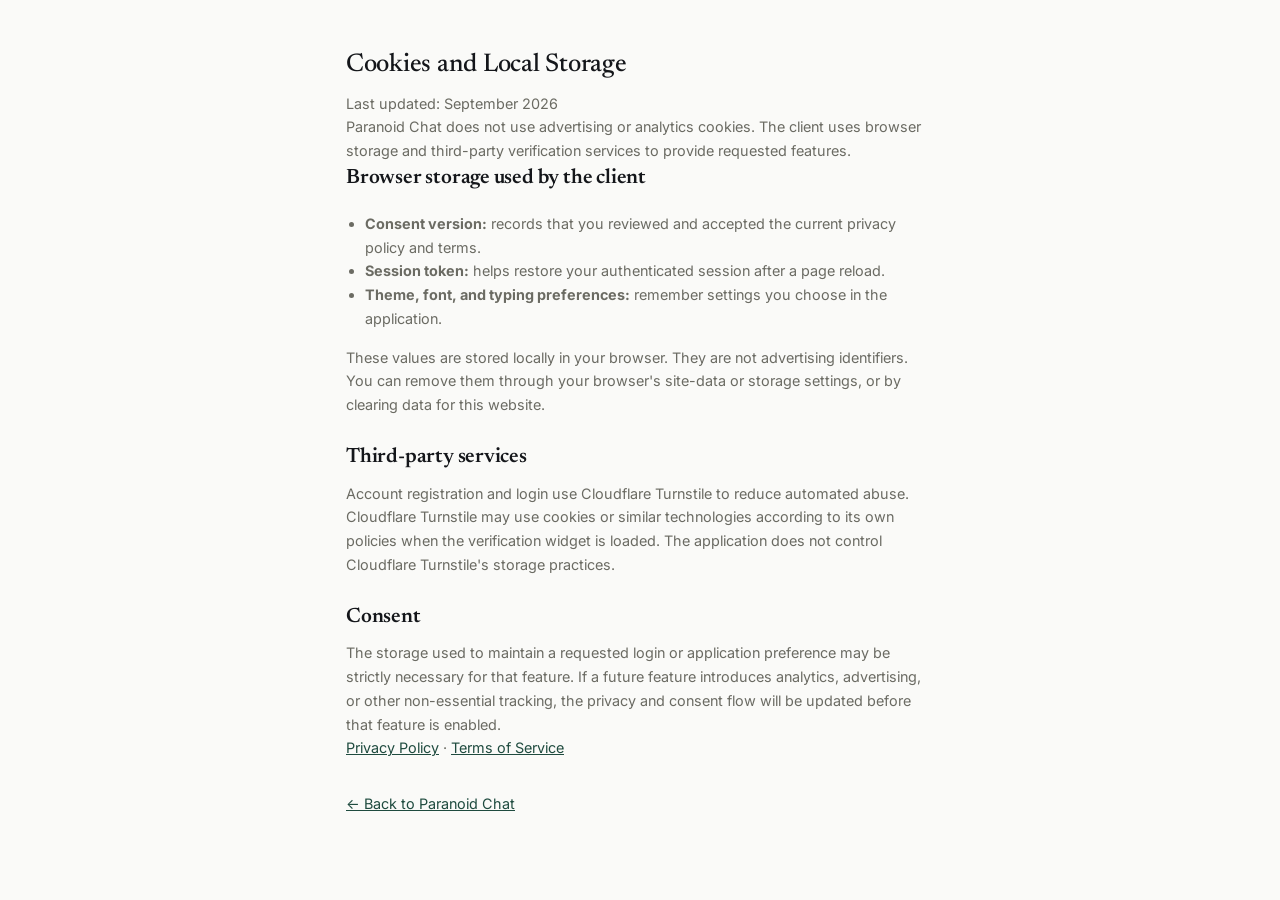
<file: cookies.html>
<!DOCTYPE html>
<html lang="en">
<head>
<meta charset="UTF-8">
<meta name="viewport" content="width=device-width, initial-scale=1.0">
<title>Cookies and Local Storage — Paranoid Chat</title>
<link rel="icon" href="/favicon.ico" sizes="any">
<link rel="icon" type="image/png" sizes="16x16" href="/favicon-16x16.png">
<link rel="icon" type="image/png" sizes="32x32" href="/favicon-32x32.png">
<link rel="apple-touch-icon" sizes="180x180" href="/apple-touch-icon.png">
<link rel="manifest" href="/site.webmanifest">
<meta name="description" content="See how Paranoid Chat uses browser storage, session cookies, preferences, and Cloudflare Turnstile verification.">
<link rel="canonical" href="https://chatz.cc.cd/cookies">
<meta name="robots" content="index,follow">
<meta property="og:title" content="Cookies and Local Storage — Paranoid Chat">
<meta property="og:description" content="See how Paranoid Chat uses browser storage, session cookies, preferences, and Cloudflare Turnstile verification.">
<meta property="og:type" content="article">
<meta property="og:url" content="https://chatz.cc.cd/cookies">
<meta property="og:image" content="https://chatz.cc.cd/og-image.png">
<meta property="og:image:alt" content="Paranoid Chat — private rooms and simple conversations.">
<meta name="twitter:card" content="summary_large_image">
<meta name="twitter:title" content="Cookies and Local Storage — Paranoid Chat">
<meta name="twitter:description" content="See how Paranoid Chat uses browser storage, session cookies, preferences, and Cloudflare Turnstile verification.">
<meta name="twitter:image" content="https://chatz.cc.cd/og-image.png">
<link rel="stylesheet" href="style.css">
</head>
<body>
  <div id="legal-view">
    <h1>Cookies and Local Storage</h1>
    <p class="hint">Last updated: September 2026</p>
    <p>Paranoid Chat does not use advertising or analytics cookies. The client uses browser storage and third-party verification services to provide requested features.</p>
    <h2>Browser storage used by the client</h2>
    <ul>
      <li><strong>Consent version:</strong> records that you reviewed and accepted the current privacy policy and terms.</li>
      <li><strong>Session token:</strong> helps restore your authenticated session after a page reload.</li>
      <li><strong>Theme, font, and typing preferences:</strong> remember settings you choose in the application.</li>
    </ul>
    <p>These values are stored locally in your browser. They are not advertising identifiers. You can remove them through your browser's site-data or storage settings, or by clearing data for this website.</p>
    <h2>Third-party services</h2>
    <p>Account registration and login use Cloudflare Turnstile to reduce automated abuse. Cloudflare Turnstile may use cookies or similar technologies according to its own policies when the verification widget is loaded. The application does not control Cloudflare Turnstile's storage practices.</p>
    <h2>Consent</h2>
    <p>The storage used to maintain a requested login or application preference may be strictly necessary for that feature. If a future feature introduces analytics, advertising, or other non-essential tracking, the privacy and consent flow will be updated before that feature is enabled.</p>
    <p><a href="/privacy">Privacy Policy</a> · <a href="/terms">Terms of Service</a></p>
    <p style="margin-top:2rem"><a href="/">&larr; Back to Paranoid Chat</a></p>
  </div>
</body>
</html>
</file>
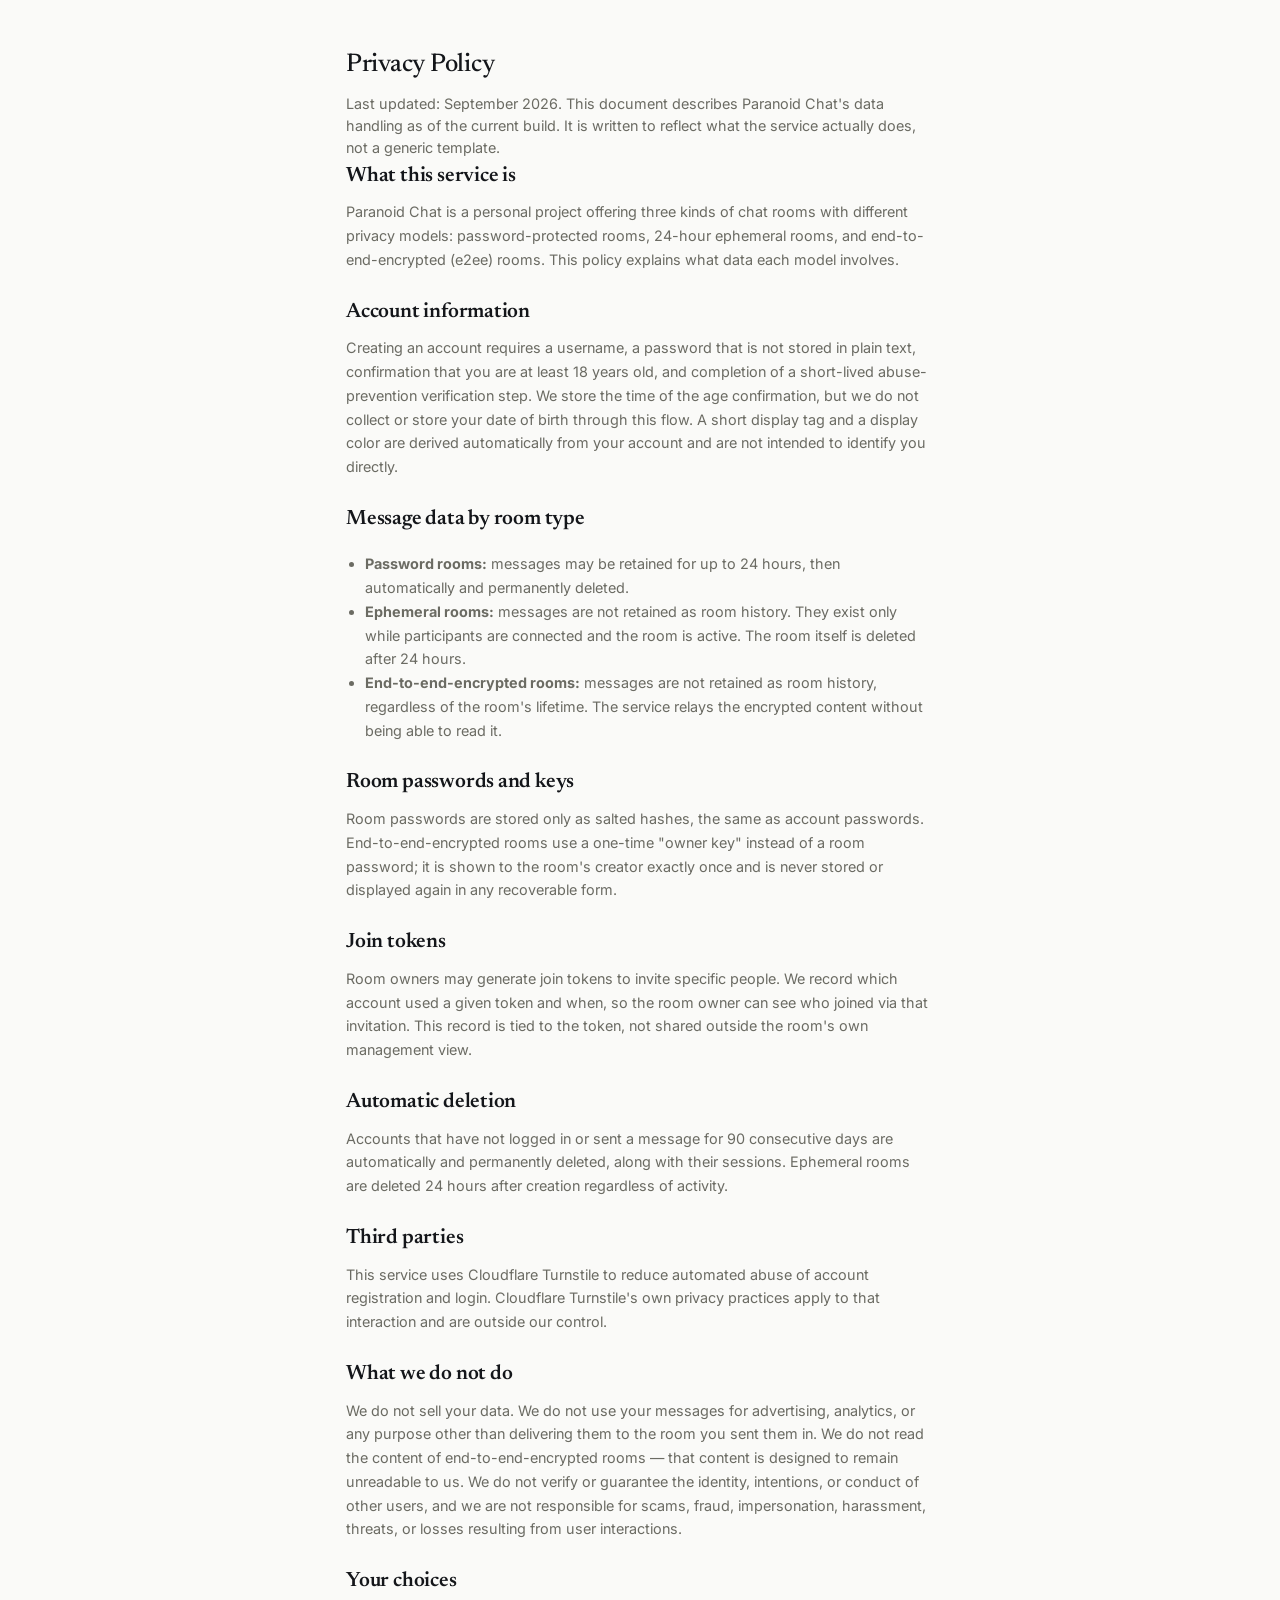
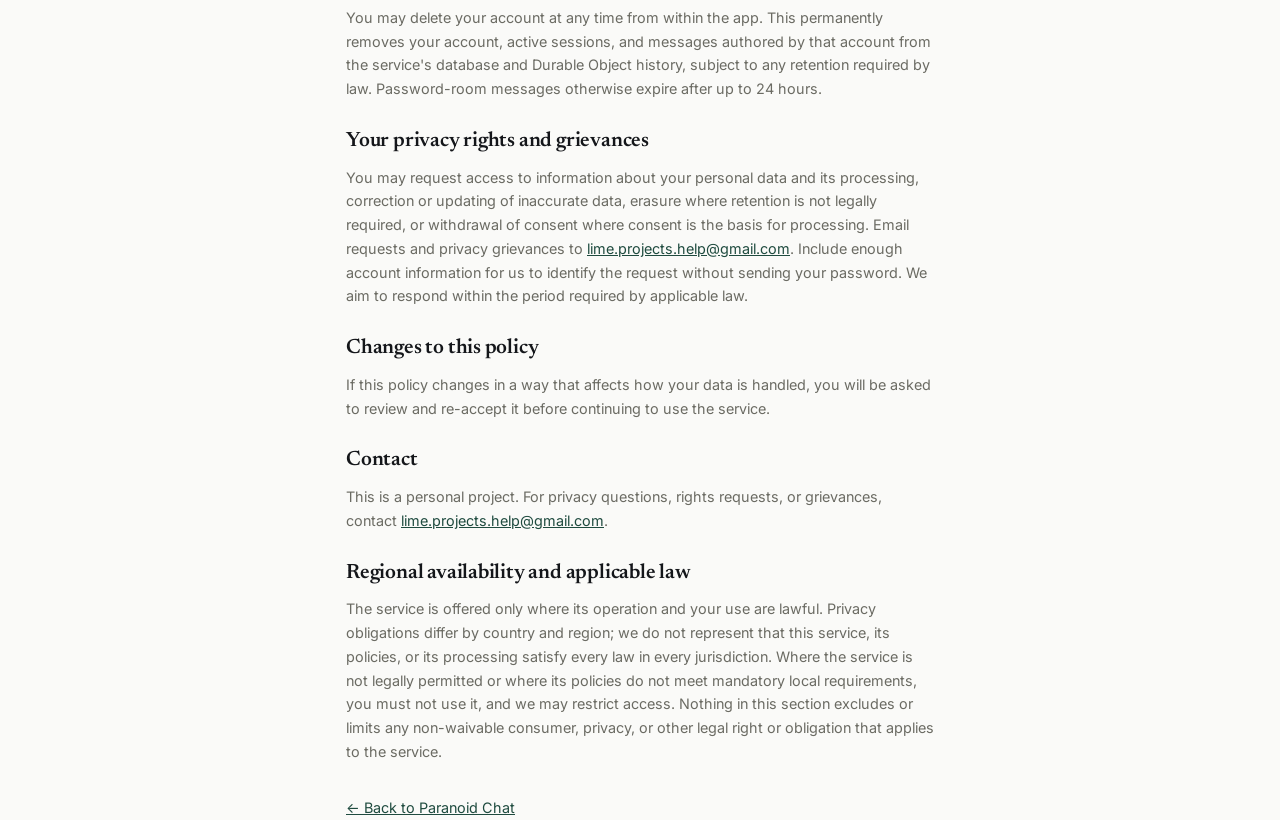
<file: privacy.html>
<!DOCTYPE html>
<html lang="en">
<head>
<meta charset="UTF-8">
<meta name="viewport" content="width=device-width, initial-scale=1.0">
<title>Privacy Policy — Paranoid Chat</title>
<link rel="icon" href="/favicon.ico" sizes="any">
<link rel="icon" type="image/png" sizes="16x16" href="/favicon-16x16.png">
<link rel="icon" type="image/png" sizes="32x32" href="/favicon-32x32.png">
<link rel="apple-touch-icon" sizes="180x180" href="/apple-touch-icon.png">
<link rel="manifest" href="/site.webmanifest">
<meta name="description" content="Learn what Paranoid Chat stores, how room data is handled, and how accounts and invitations are protected.">
<link rel="canonical" href="https://chatz.cc.cd/privacy">
<meta name="robots" content="index,follow">
<meta property="og:title" content="Privacy Policy — Paranoid Chat">
<meta property="og:description" content="Learn what Paranoid Chat stores, how room data is handled, and how accounts and invitations are protected.">
<meta property="og:type" content="article">
<meta property="og:url" content="https://chatz.cc.cd/privacy">
<meta property="og:image" content="https://chatz.cc.cd/og-image.png">
<meta property="og:image:alt" content="Paranoid Chat — private rooms and simple conversations.">
<meta name="twitter:card" content="summary_large_image">
<meta name="twitter:title" content="Privacy Policy — Paranoid Chat">
<meta name="twitter:description" content="Learn what Paranoid Chat stores, how room data is handled, and how accounts and invitations are protected.">
<meta name="twitter:image" content="https://chatz.cc.cd/og-image.png">
<script>
  (function () {
    try {
      var theme = localStorage.getItem("theme");
      var font = localStorage.getItem("font");
      if (theme && theme !== "default") document.documentElement.setAttribute("data-theme", theme);
      if (font && font !== "default") document.documentElement.setAttribute("data-font", font);
    } catch (e) {}
  })();
</script>
<link rel="stylesheet" href="style.css">
</head>
<body>
  <div id="legal-view">
    <h1>Privacy Policy</h1>
    <p class="hint">Last updated: September 2026. This document describes Paranoid Chat's data handling as of the current build. It is written to reflect what the service actually does, not a generic template.</p>

    <h2>What this service is</h2>
    <p>Paranoid Chat is a personal project offering three kinds of chat rooms with different privacy models: password-protected rooms, 24-hour ephemeral rooms, and end-to-end-encrypted (e2ee) rooms. This policy explains what data each model involves.</p>

    <h2>Account information</h2>
    <p>Creating an account requires a username, a password that is not stored in plain text, confirmation that you are at least 18 years old, and completion of a short-lived abuse-prevention verification step. We store the time of the age confirmation, but we do not collect or store your date of birth through this flow. A short display tag and a display color are derived automatically from your account and are not intended to identify you directly.</p>

    <h2>Message data by room type</h2>
    <ul>
      <li><strong>Password rooms:</strong> messages may be retained for up to 24 hours, then automatically and permanently deleted.</li>
      <li><strong>Ephemeral rooms:</strong> messages are not retained as room history. They exist only while participants are connected and the room is active. The room itself is deleted after 24 hours.</li>
      <li><strong>End-to-end-encrypted rooms:</strong> messages are not retained as room history, regardless of the room's lifetime. The service relays the encrypted content without being able to read it.</li>
    </ul>

    <h2>Room passwords and keys</h2>
    <p>Room passwords are stored only as salted hashes, the same as account passwords. End-to-end-encrypted rooms use a one-time "owner key" instead of a room password; it is shown to the room's creator exactly once and is never stored or displayed again in any recoverable form.</p>

    <h2>Join tokens</h2>
    <p>Room owners may generate join tokens to invite specific people. We record which account used a given token and when, so the room owner can see who joined via that invitation. This record is tied to the token, not shared outside the room's own management view.</p>

    <h2>Automatic deletion</h2>
    <p>Accounts that have not logged in or sent a message for 90 consecutive days are automatically and permanently deleted, along with their sessions. Ephemeral rooms are deleted 24 hours after creation regardless of activity.</p>

    <h2>Third parties</h2>
    <p>This service uses Cloudflare Turnstile to reduce automated abuse of account registration and login. Cloudflare Turnstile's own privacy practices apply to that interaction and are outside our control.</p>

    <h2>What we do not do</h2>
    <p>We do not sell your data. We do not use your messages for advertising, analytics, or any purpose other than delivering them to the room you sent them in. We do not read the content of end-to-end-encrypted rooms — that content is designed to remain unreadable to us. We do not verify or guarantee the identity, intentions, or conduct of other users, and we are not responsible for scams, fraud, impersonation, harassment, threats, or losses resulting from user interactions.</p>

    <h2>Your choices</h2>
    <p>You may delete your account at any time from within the app. This permanently removes your account, active sessions, and messages authored by that account from the service's database and Durable Object history, subject to any retention required by law. Password-room messages otherwise expire after up to 24 hours.</p>

    <h2>Your privacy rights and grievances</h2>
    <p>You may request access to information about your personal data and its processing, correction or updating of inaccurate data, erasure where retention is not legally required, or withdrawal of consent where consent is the basis for processing. Email requests and privacy grievances to <a href="mailto:lime.projects.help@gmail.com">lime.projects.help@gmail.com</a>. Include enough account information for us to identify the request without sending your password. We aim to respond within the period required by applicable law.</p>

    <h2>Changes to this policy</h2>
    <p>If this policy changes in a way that affects how your data is handled, you will be asked to review and re-accept it before continuing to use the service.</p>

    <h2>Contact</h2>
    <p>This is a personal project. For privacy questions, rights requests, or grievances, contact <a href="mailto:lime.projects.help@gmail.com">lime.projects.help@gmail.com</a>.</p>

    <h2>Regional availability and applicable law</h2>
    <p>The service is offered only where its operation and your use are lawful. Privacy obligations differ by country and region; we do not represent that this service, its policies, or its processing satisfy every law in every jurisdiction. Where the service is not legally permitted or where its policies do not meet mandatory local requirements, you must not use it, and we may restrict access. Nothing in this section excludes or limits any non-waivable consumer, privacy, or other legal right or obligation that applies to the service.</p>

    <p style="margin-top:2rem"><a href="/">&larr; Back to Paranoid Chat</a></p>
  </div>
</body>
</html>
</file>
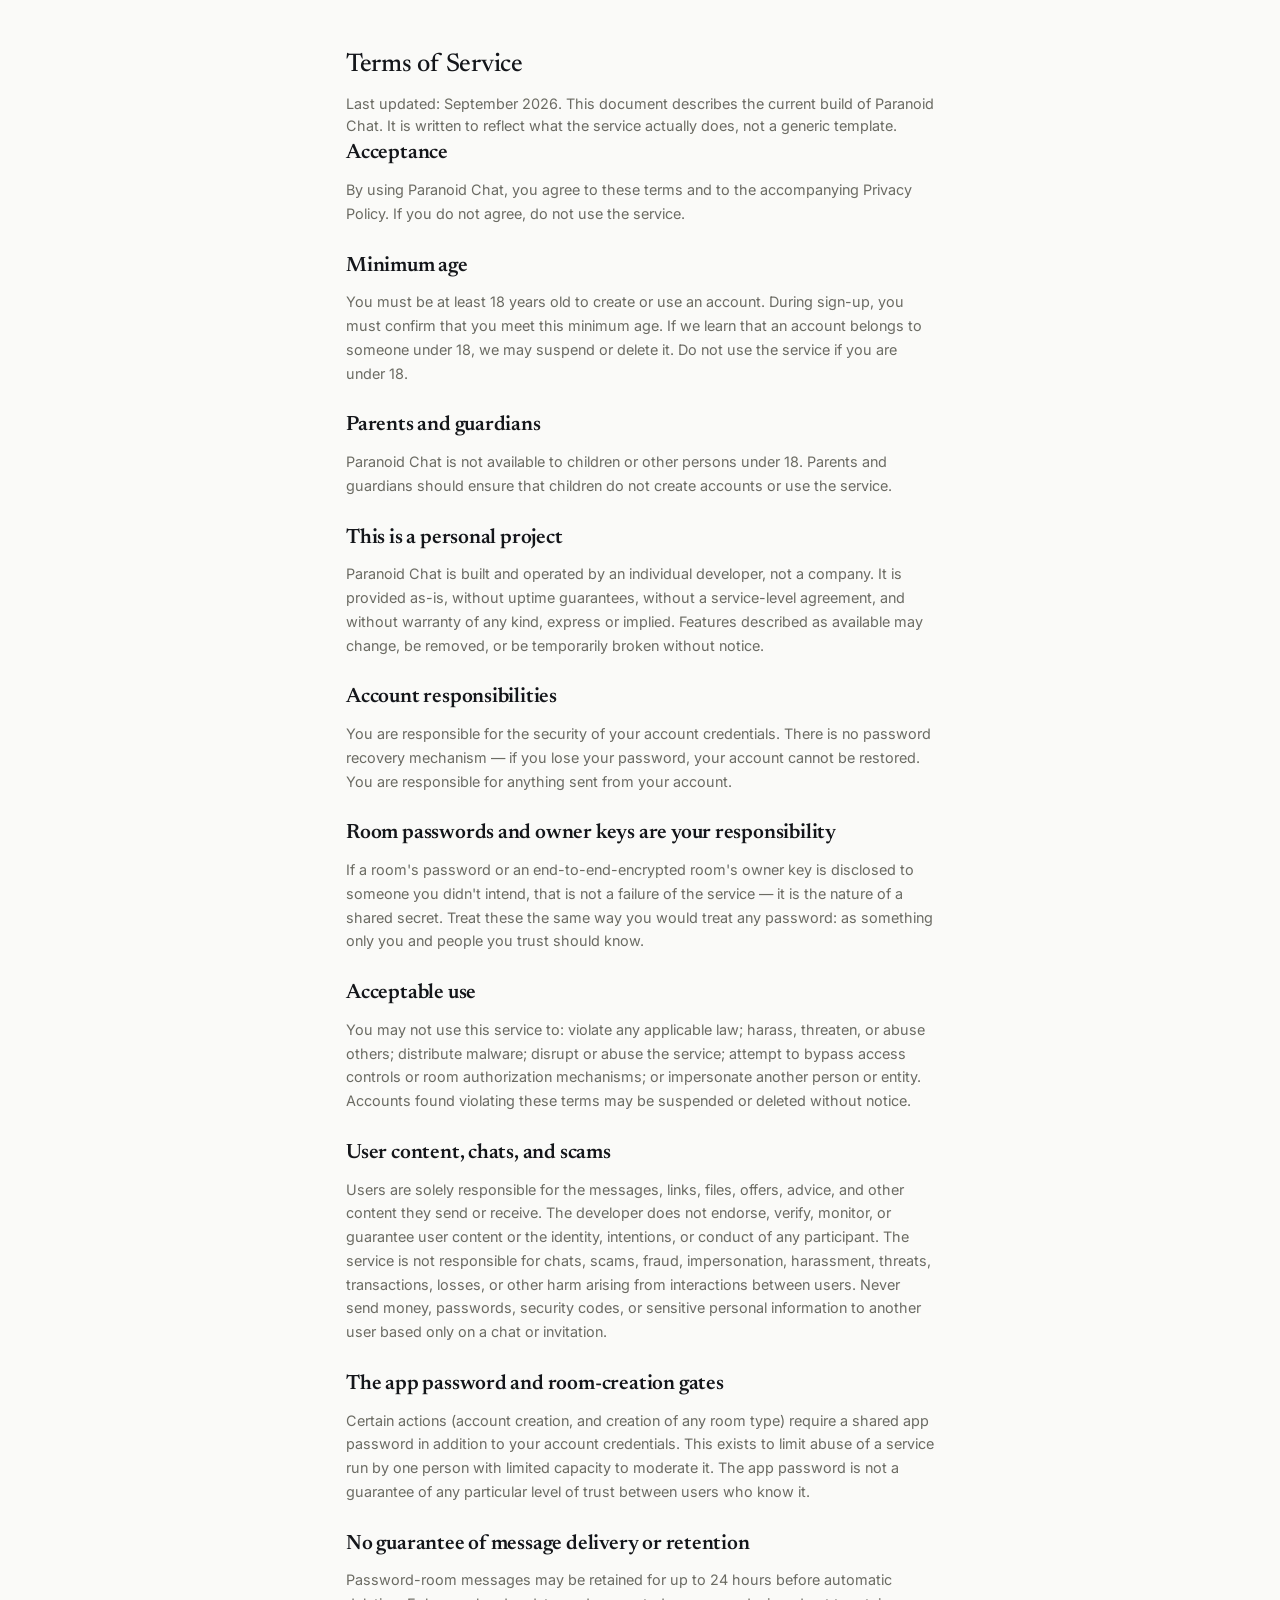
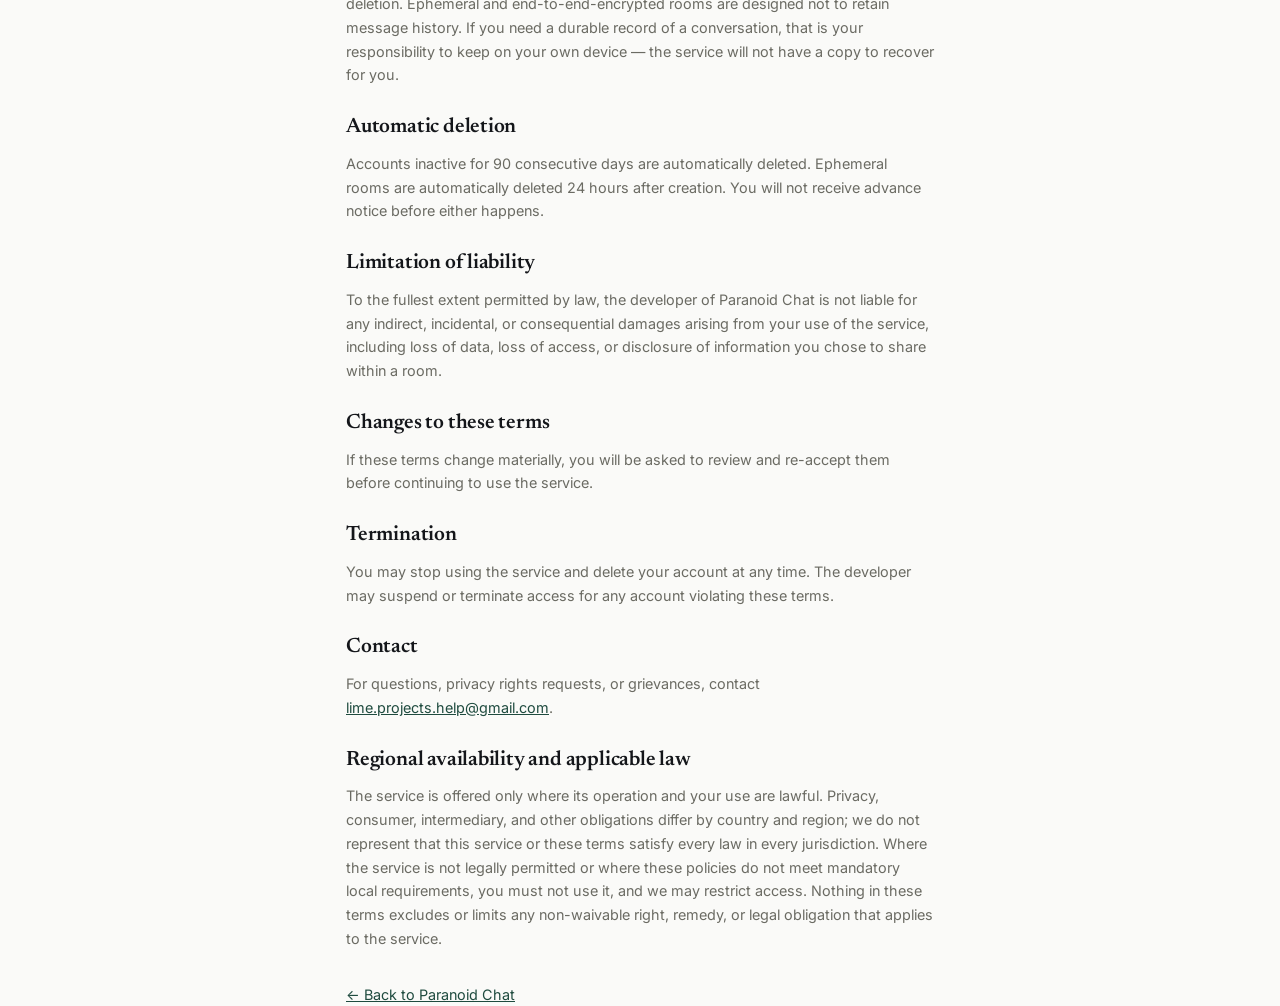
<file: terms.html>
<!DOCTYPE html>
<html lang="en">
<head>
<meta charset="UTF-8">
<meta name="viewport" content="width=device-width, initial-scale=1.0">
<title>Terms of Service — Paranoid Chat</title>
<link rel="icon" href="/favicon.ico" sizes="any">
<link rel="icon" type="image/png" sizes="16x16" href="/favicon-16x16.png">
<link rel="icon" type="image/png" sizes="32x32" href="/favicon-32x32.png">
<link rel="apple-touch-icon" sizes="180x180" href="/apple-touch-icon.png">
<link rel="manifest" href="/site.webmanifest">
<meta name="description" content="Read the terms governing use of Paranoid Chat, including account responsibilities, room access, and service limitations.">
<link rel="canonical" href="https://chatz.cc.cd/terms">
<meta name="robots" content="index,follow">
<meta property="og:title" content="Terms of Service — Paranoid Chat">
<meta property="og:description" content="Read the terms governing use of Paranoid Chat, including account responsibilities, room access, and service limitations.">
<meta property="og:type" content="article">
<meta property="og:url" content="https://chatz.cc.cd/terms">
<meta property="og:image" content="https://chatz.cc.cd/og-image.png">
<meta property="og:image:alt" content="Paranoid Chat — private rooms and simple conversations.">
<meta name="twitter:card" content="summary_large_image">
<meta name="twitter:title" content="Terms of Service — Paranoid Chat">
<meta name="twitter:description" content="Read the terms governing use of Paranoid Chat, including account responsibilities, room access, and service limitations.">
<meta name="twitter:image" content="https://chatz.cc.cd/og-image.png">
<script>
  (function () {
    try {
      var theme = localStorage.getItem("theme");
      var font = localStorage.getItem("font");
      if (theme && theme !== "default") document.documentElement.setAttribute("data-theme", theme);
      if (font && font !== "default") document.documentElement.setAttribute("data-font", font);
    } catch (e) {}
  })();
</script>
<link rel="stylesheet" href="style.css">
</head>
<body>
  <div id="legal-view">
    <h1>Terms of Service</h1>
    <p class="hint">Last updated: September 2026. This document describes the current build of Paranoid Chat. It is written to reflect what the service actually does, not a generic template.</p>

    <h2>Acceptance</h2>
    <p>By using Paranoid Chat, you agree to these terms and to the accompanying Privacy Policy. If you do not agree, do not use the service.</p>

    <h2>Minimum age</h2>
    <p>You must be at least 18 years old to create or use an account. During sign-up, you must confirm that you meet this minimum age. If we learn that an account belongs to someone under 18, we may suspend or delete it. Do not use the service if you are under 18.</p>

    <h2>Parents and guardians</h2>
    <p>Paranoid Chat is not available to children or other persons under 18. Parents and guardians should ensure that children do not create accounts or use the service.</p>

    <h2>This is a personal project</h2>
    <p>Paranoid Chat is built and operated by an individual developer, not a company. It is provided as-is, without uptime guarantees, without a service-level agreement, and without warranty of any kind, express or implied. Features described as available may change, be removed, or be temporarily broken without notice.</p>

    <h2>Account responsibilities</h2>
    <p>You are responsible for the security of your account credentials. There is no password recovery mechanism — if you lose your password, your account cannot be restored. You are responsible for anything sent from your account.</p>

    <h2>Room passwords and owner keys are your responsibility</h2>
    <p>If a room's password or an end-to-end-encrypted room's owner key is disclosed to someone you didn't intend, that is not a failure of the service — it is the nature of a shared secret. Treat these the same way you would treat any password: as something only you and people you trust should know.</p>

    <h2>Acceptable use</h2>
    <p>You may not use this service to: violate any applicable law; harass, threaten, or abuse others; distribute malware; disrupt or abuse the service; attempt to bypass access controls or room authorization mechanisms; or impersonate another person or entity. Accounts found violating these terms may be suspended or deleted without notice.</p>

    <h2>User content, chats, and scams</h2>
    <p>Users are solely responsible for the messages, links, files, offers, advice, and other content they send or receive. The developer does not endorse, verify, monitor, or guarantee user content or the identity, intentions, or conduct of any participant. The service is not responsible for chats, scams, fraud, impersonation, harassment, threats, transactions, losses, or other harm arising from interactions between users. Never send money, passwords, security codes, or sensitive personal information to another user based only on a chat or invitation.</p>

    <h2>The app password and room-creation gates</h2>
    <p>Certain actions (account creation, and creation of any room type) require a shared app password in addition to your account credentials. This exists to limit abuse of a service run by one person with limited capacity to moderate it. The app password is not a guarantee of any particular level of trust between users who know it.</p>

    <h2>No guarantee of message delivery or retention</h2>
    <p>Password-room messages may be retained for up to 24 hours before automatic deletion. Ephemeral and end-to-end-encrypted rooms are designed not to retain message history. If you need a durable record of a conversation, that is your responsibility to keep on your own device — the service will not have a copy to recover for you.</p>

    <h2>Automatic deletion</h2>
    <p>Accounts inactive for 90 consecutive days are automatically deleted. Ephemeral rooms are automatically deleted 24 hours after creation. You will not receive advance notice before either happens.</p>

    <h2>Limitation of liability</h2>
    <p>To the fullest extent permitted by law, the developer of Paranoid Chat is not liable for any indirect, incidental, or consequential damages arising from your use of the service, including loss of data, loss of access, or disclosure of information you chose to share within a room.</p>

    <h2>Changes to these terms</h2>
    <p>If these terms change materially, you will be asked to review and re-accept them before continuing to use the service.</p>

    <h2>Termination</h2>
    <p>You may stop using the service and delete your account at any time. The developer may suspend or terminate access for any account violating these terms.</p>

    <h2>Contact</h2>
    <p>For questions, privacy rights requests, or grievances, contact <a href="mailto:lime.projects.help@gmail.com">lime.projects.help@gmail.com</a>.</p>

    <h2>Regional availability and applicable law</h2>
    <p>The service is offered only where its operation and your use are lawful. Privacy, consumer, intermediary, and other obligations differ by country and region; we do not represent that this service or these terms satisfy every law in every jurisdiction. Where the service is not legally permitted or where these policies do not meet mandatory local requirements, you must not use it, and we may restrict access. Nothing in these terms excludes or limits any non-waivable right, remedy, or legal obligation that applies to the service.</p>

    <p style="margin-top:2rem"><a href="/">&larr; Back to Paranoid Chat</a></p>
  </div>
</body>
</html>
</file>
<file: style.css>
@import url('https://fonts.googleapis.com/css2?family=Handlee&family=IBM+Plex+Mono:wght@400;500;600&family=Inter:wght@400;500;600;700&family=Lobster&family=Newsreader:ital,opsz,wght@0,6..72,400;0,6..72,500;0,6..72,600;1,6..72,400&family=Source+Serif+4:opsz,wght@8..60,400;8..60,500;8..60,600&family=Space+Grotesk:wght@400;500;600;700&display=swap');

:root {
  --ink: #14161A;
  --paper: #FAFAF8;
  --paper-raised: #FFFFFF;
  --line: #DDD9D0;
  --line-strong: #C7C2B6;
  --muted: #6B6B63;
  --accent: #1F4B3F;
  --accent-hover: #16362D;
  --accent-tint: #EAF0EE;
  --signal: #8A3324;
  --signal-tint: #F7EDEA;

  --serif: 'Newsreader', ui-serif, Georgia, serif;
  --sans: 'Inter', -apple-system, BlinkMacSystemFont, 'Segoe UI', sans-serif;

  --radius-sm: 4px;
  --radius-md: 6px;
}

html[data-theme="dusk"] {
  --ink: #EDEBE4;
  --paper: #17181B;
  --paper-raised: #1F2124;
  --line: #33353A;
  --line-strong: #45484E;
  --muted: #9B9A93;
  --accent: #4F9A82;
  --accent-hover: #6BB49C;
  --accent-tint: #1E2D28;
  --signal: #C2685A;
  --signal-tint: #2E2020;
}

html[data-theme="ledger"] {
  --ink: #2A2114;
  --paper: #F4EEDD;
  --paper-raised: #FBF7EC;
  --line: #DFD3B4;
  --line-strong: #CBBB8F;
  --muted: #7A6A4C;
  --accent: #7A4A24;
  --accent-hover: #603A1B;
  --accent-tint: #ECE0C6;
  --signal: #8A3324;
  --signal-tint: #F0DFCF;
}


html[data-font="mono"] {
  --serif: ui-monospace, 'IBM Plex Mono', 'SF Mono', Menlo, monospace;
  --sans: 'IBM Plex Mono', ui-monospace, 'SF Mono', Menlo, monospace;
}

html[data-font="classic-serif"] {
  --serif: 'Source Serif 4', ui-serif, Georgia, serif;
  --sans: 'Source Serif 4', ui-serif, Georgia, serif;
}

html[data-font="grotesk"] {
  --serif: 'Space Grotesk', -apple-system, sans-serif;
  --sans: 'Space Grotesk', -apple-system, sans-serif;
}

html[data-font="lobster"] {
  --serif: 'Lobster', cursive;
  --sans: 'Lobster', cursive;
}

html[data-font="handlee"] {
  --serif: 'Handlee', cursive;
  --sans: 'Handlee', cursive;
}

* { box-sizing: border-box; }

html, body { height: 100%; }

body {
  font-family: var(--sans);
  font-size: 15px;
  line-height: 1.5;
  max-width: 620px;
  margin: 0 auto;
  padding: 1.25rem 1rem;
  background: var(--paper);
  color: var(--ink);
  -webkit-font-smoothing: antialiased;
}

h1, h2, h3 { margin: 0 0 0.4rem 0; font-weight: 600; letter-spacing: -0.01em; }

h1 { font-family: var(--serif); font-size: 1.6rem; font-weight: 500; }
h2 { font-size: 1.1rem; }
h3 { font-size: 0.95rem; color: var(--muted); text-transform: none; }

p { margin: 0; }

.numeric, .account-tag, .code-value {
  font-family: var(--serif);
  font-feature-settings: 'tnum' 1, 'lnum' 1;
  font-variant-numeric: tabular-nums lining-nums;
}

::selection { background: var(--accent); color: var(--paper); }
::placeholder { color: #A6A196; }
:focus-visible {
  outline: 2px solid var(--accent);
  outline-offset: 2px;
}
input:focus-visible { outline-offset: 0; }
::-webkit-scrollbar { width: 10px; height: 10px; }
::-webkit-scrollbar-track { background: transparent; }
::-webkit-scrollbar-thumb { background: var(--line-strong); border-radius: 5px; }
::-webkit-scrollbar-thumb:hover { background: var(--muted); }


#auth-view, #room-view, #manage-room-view {
  display: flex;
  flex-direction: column;
  gap: 0.9rem;
  max-width: 360px;
  margin: 3rem auto;
  background: var(--paper-raised);
  border: 1px solid var(--line);
  border-radius: var(--radius-md);
  padding: 1.75rem 1.5rem;
}

input {
  font-family: var(--sans);
  font-size: 0.95rem;
  padding: 0.6rem 0.7rem;
  background: var(--paper-raised);
  border: 1px solid var(--line);
  border-radius: var(--radius-sm);
  color: var(--ink);
  width: 100%;
  transition: border-color 150ms ease;
}
input:hover { border-color: var(--line-strong); }
input:focus { border-color: var(--accent); }

.auth-age-wrap {
  display: flex;
  align-items: flex-start;
  gap: 0.55rem;
  font-size: 0.82rem;
  color: var(--muted);
  cursor: pointer;
}
.auth-age-wrap input {
  width: auto;
  margin-top: 0.25rem;
  flex: 0 0 auto;
}

label.field-label {
  display: block;
  font-size: 0.72rem;
  color: var(--muted);
  margin-bottom: 0.3rem;
  font-weight: 500;
}

button {
  font-family: var(--sans);
  font-weight: 600;
  font-size: 0.85rem;
  padding: 0.6rem 1rem;
  border: 1px solid var(--line);
  border-radius: var(--radius-sm);
  background: var(--paper-raised);
  color: var(--ink);
  cursor: pointer;
  transition: background-color 150ms ease, border-color 150ms ease, color 150ms ease;
  display: inline-flex;
  align-items: center;
  justify-content: center;
  gap: 0.4rem;
}
button:hover { background: #F1EFE9; border-color: var(--line-strong); }
button:active { background: #E9E6DE; }
button:disabled { opacity: 0.5; cursor: not-allowed; }
button:disabled:hover { background: var(--paper-raised); }


button.primary,
#auth-submit-btn, #join-btn, #create-btn, #send-btn,
#manage-change-password-btn, #manage-mint-token-btn,
#owner-key-close-btn {
  background: var(--accent);
  color: var(--paper);
  border-color: var(--accent);
}
button.primary:hover,
#auth-submit-btn:hover, #join-btn:hover, #create-btn:hover, #send-btn:hover,
#manage-change-password-btn:hover, #manage-mint-token-btn:hover,
#owner-key-close-btn:hover {
  background: var(--accent-hover);
  border-color: var(--accent-hover);
}


button.danger, #delete-account-btn {
  border-color: var(--signal);
  color: var(--signal);
  background: var(--paper-raised);
}
button.danger:hover, #delete-account-btn:hover { background: var(--signal-tint); }

.hint {
  font-size: 0.78rem;
  line-height: 1.55;
  color: var(--muted);
  margin: 0;
}


.password-field {
  position: relative;
  display: block;
}
.password-field input { padding-right: 2.4rem; width: 100%; }
.password-toggle {
  position: absolute;
  right: 0.4rem;
  top: 50%;
  transform: translateY(-50%);
  width: 1.9rem;
  height: 1.9rem;
  padding: 0;
  border: none;
  background: none;
  color: var(--muted);
  cursor: pointer;
}
.password-toggle:hover { background: none; color: var(--ink); }
.password-toggle .icon { width: 1.05rem; height: 1.05rem; }


#auth-mode-toggle, #mode-toggle, #room-type-toggle {
  display: flex;
  gap: 0;
  border: 1px solid var(--line);
  border-radius: var(--radius-sm);
  overflow: hidden;
}
#auth-mode-toggle button, #mode-toggle button, #room-type-toggle button {
  flex: 1;
  background: var(--paper-raised);
  border: none;
  border-radius: 0;
  color: var(--muted);
  font-size: 0.75rem;
  padding: 0.55rem 0.4rem;
}
#auth-mode-toggle button:not(:last-child), #mode-toggle button:not(:last-child), #room-type-toggle button:not(:last-child) {
  border-right: 1px solid var(--line);
}
#auth-mode-toggle button:hover, #mode-toggle button:hover, #room-type-toggle button:hover { background: #F1EFE9; }
#auth-mode-toggle button.mode-active, #mode-toggle button.mode-active, #room-type-toggle button.mode-active {
  background: var(--accent);
  color: var(--paper);
}

#account-bar {
  font-size: 0.78rem;
  color: var(--muted);
  display: flex;
  align-items: center;
  gap: 0.6rem;
  flex-wrap: wrap;
  padding-bottom: 0.75rem;
  border-bottom: 1px solid var(--line);
}
#account-display { color: var(--ink); font-family: var(--serif); font-weight: 500; }
#account-bar button { font-size: 0.7rem; padding: 0.3rem 0.55rem; }

#join-panel, #create-panel {
  display: flex;
  flex-direction: column;
  gap: 0.65rem;
}

#chat-view {
  display: flex;
  flex-direction: column;
  height: 90vh;
  background: var(--paper-raised);
  border: 1px solid var(--line);
  border-radius: var(--radius-md);
  overflow: hidden;
}

header {
  display: flex;
  flex-direction: column;
  gap: 0.5rem;
  padding: 0.75rem 1rem;
  border-bottom: 1px solid var(--line);
}

#header-identity-row {
  display: flex;
  align-items: center;
  gap: 0.5rem;
  min-width: 0;
}

#header-actions-row {
  display: flex;
  align-items: center;
  gap: 0.5rem;
}

#room-name-display {
  font-family: var(--serif);
  font-size: 1rem;
  font-weight: 500;
  overflow: hidden;
  text-overflow: ellipsis;
  white-space: nowrap;
  flex-shrink: 1;
  min-width: 0;
}

#room-code-display {
  font-family: var(--sans);
  color: var(--accent);
  font-weight: 600;
  font-size: 0.7rem;
  background: none;
  border: 1px solid var(--accent);
  border-radius: var(--radius-sm);
  padding: 0.2rem 0.5rem;
  cursor: pointer;
  white-space: nowrap;
  flex-shrink: 0;
}
#room-code-display:hover { background: var(--accent-tint); }

#room-type-badge {
  font-size: 0.65rem;
  text-transform: uppercase;
  letter-spacing: 0.04em;
  color: var(--muted);
  border: 1px solid var(--line);
  border-radius: var(--radius-sm);
  padding: 0.15rem 0.45rem;
  white-space: nowrap;
  flex-shrink: 0;
}

#user-count {
  font-size: 0.72rem;
  color: var(--muted);
  white-space: nowrap;
  flex-shrink: 0;
}

#leave-btn, #manage-room-btn, #manage-close-btn {
  font-size: 0.72rem;
  padding: 0.35rem 0.6rem;
  flex-shrink: 0;
}


#leave-btn { margin-left: auto; }

#message-area {
  flex: 1;
  overflow-y: auto;
  padding: 1rem;
  display: flex;
  flex-direction: column;
}

.time-divider {
  text-align: center;
  font-family: var(--serif);
  font-size: 0.72rem;
  color: var(--muted);
  margin: 1.1rem 0 0.6rem 0;
}
.time-divider:first-child { margin-top: 0; }

.message { margin-bottom: 0.15rem; max-width: 82%; }
.message + .message { margin-top: 0.15rem; }
.message.group-start { margin-top: 0.65rem; }

.message.system {
  color: var(--muted);
  font-size: 0.75rem;
  text-align: center;
  max-width: 100%;
  margin: 0.4rem 0;
  font-style: italic;
}

.message .sender {
  font-family: var(--serif);
  font-size: 0.74rem;
  font-weight: 500;
  margin-bottom: 0.15rem;
}

.message.self { text-align: right; margin-left: auto; }

.message.other div.bubble,
.message.self div.bubble {
  border: 1px solid var(--line);
  border-radius: var(--radius-md);
  padding: 0.5rem 0.7rem;
  font-size: 0.92rem;
  line-height: 1.45;
  word-wrap: break-word;
  display: inline-block;
  text-align: left;
  background: var(--paper-raised);
  user-select: text;
  -webkit-user-select: text;
}

.message.self div.bubble { background: var(--accent-tint); border-color: #C9DCD5; }

.message.other div.bubble.pressing,
.message.self div.bubble.pressing { border-color: var(--accent); }

.time { font-family: var(--sans); font-weight: 400; color: var(--muted); font-size: 0.68rem; margin-left: 0.35rem; }

.message.other, .message.self { cursor: pointer; }

.reply-quote {
  font-size: 0.74rem;
  color: var(--muted);
  border-left: 2px solid var(--line-strong);
  padding: 0.15rem 0.5rem;
  margin: 0.2rem 0;
  max-width: 100%;
}


.bubble code {
  font-family: ui-monospace, 'SF Mono', Menlo, monospace;
  font-size: 0.85em;
  background: rgba(0,0,0,0.05);
  border-radius: 3px;
  padding: 0.1em 0.35em;
}
.bubble pre {
  font-family: ui-monospace, 'SF Mono', Menlo, monospace;
  font-size: 0.82em;
  background: rgba(0,0,0,0.05);
  border-radius: var(--radius-sm);
  padding: 0.6rem 0.7rem;
  overflow-x: auto;
  margin: 0.35rem 0;
}
.bubble pre code { background: none; padding: 0; }
.bubble strong { font-weight: 700; }
.bubble em { font-style: italic; }
.bubble a { color: var(--accent); text-decoration: underline; text-underline-offset: 2px; }
.bubble .mention {
  background: var(--accent-tint);
  color: var(--accent);
  border-radius: 3px;
  padding: 0.05em 0.3em;
  font-weight: 600;
}

#typing-indicator {
  font-size: 0.74rem;
  color: var(--muted);
  padding: 0.3rem 1rem;
  font-style: italic;
  min-height: 1.3em;
}
#typing-indicator .dots::after {
  content: '';
  display: inline-block;
  width: 1em;
  text-align: left;
  animation: typing-dots 1.4s steps(4, end) infinite;
}
@keyframes typing-dots {
  0% { content: ''; }
  25% { content: '.'; }
  50% { content: '..'; }
  75% { content: '...'; }
  100% { content: ''; }
}
@media (prefers-reduced-motion: reduce) {
  #typing-indicator .dots::after { animation: none; content: '...'; }
}

#mention-suggestions {
  position: absolute;
  bottom: 100%;
  left: 0.6rem;
  right: 0.6rem;
  background: var(--paper-raised);
  border: 1px solid var(--line-strong);
  border-radius: var(--radius-md);
  max-height: 160px;
  overflow-y: auto;
  display: none;
  margin-bottom: 0.3rem;
  box-shadow: 0 2px 10px rgba(20,22,26,0.08);
}
#mention-suggestions.visible { display: block; }
.mention-option { padding: 0.5rem 0.7rem; font-family: var(--serif); font-size: 0.85rem; cursor: pointer; }
.mention-option:hover, .mention-option.active { background: var(--accent-tint); }

#reply-preview {
  display: flex;
  justify-content: space-between;
  align-items: center;
  border-top: 1px solid var(--line);
  padding: 0.4rem 0.6rem;
  font-size: 0.78rem;
  color: var(--muted);
}
#reply-preview-text { overflow: hidden; text-overflow: ellipsis; white-space: nowrap; }
#reply-cancel-btn { background: none; border: none; cursor: pointer; font-size: 0.9rem; padding: 0 0.3rem; color: var(--signal); }

#input-row {
  display: flex;
  gap: 0.5rem;
  padding: 0.65rem;
  border-top: 1px solid var(--line);
  position: relative;
}
#input-row input { flex: 1; }

#auth-error, #room-error, #manage-password-error, #manage-tokens-error {
  color: var(--signal);
  font-size: 0.8rem;
  min-height: 1.2em;
}
#manage-password-success {
  color: var(--accent);
  font-size: 0.8rem;
  min-height: 1.2em;
}
#room-type-hint { min-height: 2.2em; }


#copy-toast {
  position: fixed;
  bottom: 1.5rem;
  left: 50%;
  transform: translateX(-50%) translateY(8px);
  background: var(--ink);
  color: var(--paper);
  font-size: 0.8rem;
  padding: 0.5rem 0.9rem;
  border-radius: var(--radius-sm);
  opacity: 0;
  pointer-events: none;
  transition: opacity 180ms ease, transform 180ms ease;
  z-index: 50;
}
#copy-toast.visible { opacity: 1; transform: translateX(-50%) translateY(0); }


#owner-key-modal {
  position: fixed;
  inset: 0;
  background: rgba(20,22,26,0.45);
  display: flex;
  align-items: center;
  justify-content: center;
  padding: 1rem;
  z-index: 10;
}
#owner-key-box { background: var(--paper-raised); border-radius: var(--radius-md); padding: 1.75rem; max-width: 420px; width: 100%; }
#owner-key-value {
  font-family: var(--serif);
  font-feature-settings: 'tnum' 1;
  font-size: 0.9rem;
  background: var(--paper);
  border: 1px solid var(--line);
  border-radius: var(--radius-sm);
  padding: 0.7rem;
  margin: 0.7rem 0;
  word-break: break-all;
  user-select: all;
}
#owner-key-copy-btn { margin-right: 0.4rem; }


#manage-body { display: flex; flex-direction: column; gap: 1.1rem; }
#manage-body section { border-top: 1px solid var(--line); padding-top: 1rem; display: flex; flex-direction: column; gap: 0.55rem; }
#manage-body section:first-child { border-top: none; padding-top: 0; }

#manage-room-code-value, #manage-new-token-value {
  font-family: var(--serif);
  font-feature-settings: 'tnum' 1;
  font-size: 0.85rem;
  background: var(--paper);
  border: 1px solid var(--line);
  border-radius: var(--radius-sm);
  padding: 0.55rem;
  word-break: break-all;
  user-select: all;
}

#manage-mint-row { display: flex; gap: 0.4rem; align-items: flex-start; }
#manage-mint-row .password-field { flex: 1; min-width: 0; }

.token-row {
  display: flex;
  justify-content: space-between;
  align-items: flex-start;
  gap: 0.5rem;
  padding: 0.5rem 0;
  border-top: 1px solid var(--line);
  font-size: 0.8rem;
}
.token-row:first-of-type { border-top: none; }
.token-row.revoked { color: var(--muted); }
.token-row button {
  font-size: 0.68rem;
  padding: 0.25rem 0.55rem;
  border-color: var(--signal);
  color: var(--signal);
  flex-shrink: 0;
}
.token-row-info { min-width: 0; flex: 1; }
.token-uses { font-size: 0.7rem; color: var(--muted); margin-top: 0.3rem; display: flex; flex-direction: column; gap: 0.15rem; }
.token-use-line .numeric { color: var(--ink); }
.token-row.revoked .token-use-line .numeric { color: var(--muted); }


#settings-view {
  display: flex;
  flex-direction: column;
  gap: 1.25rem;
  max-width: 420px;
  margin: 2.5rem auto;
  background: var(--paper-raised);
  border: 1px solid var(--line);
  border-radius: var(--radius-md);
  padding: 1.75rem 1.5rem;
}
#settings-view section { display: flex; flex-direction: column; gap: 0.6rem; border-top: 1px solid var(--line); padding-top: 1.1rem; }
#settings-view section:first-of-type { border-top: none; padding-top: 0; }

.theme-option-grid, .font-option-grid { display: flex; gap: 0.5rem; flex-wrap: wrap; }
.option-chip {
  border: 1px solid var(--line);
  border-radius: var(--radius-sm);
  padding: 0.45rem 0.75rem;
  font-size: 0.78rem;
  cursor: pointer;
  background: var(--paper-raised);
}
.option-chip:hover { border-color: var(--line-strong); }
.option-chip.active { border-color: var(--accent); color: var(--accent); font-weight: 600; }

#dev-about { font-size: 0.85rem; line-height: 1.6; color: var(--muted); }
#dev-about a { color: var(--accent); }


.spinner {
  display: inline-block;
  width: 1em;
  height: 1em;
  border: 2px solid rgba(20,22,26,0.2);
  border-top-color: currentColor;
  border-radius: 50%;
  animation: spin 700ms linear infinite;
  flex-shrink: 0;
}
button.primary .spinner { border-color: rgba(255,255,255,0.35); border-top-color: var(--paper); }
@keyframes spin { to { transform: rotate(360deg); } }
@media (prefers-reduced-motion: reduce) { .spinner { animation-duration: 1400ms; } }

#page-loading {
  position: fixed;
  inset: 0;
  background: var(--paper);
  display: flex;
  align-items: center;
  justify-content: center;
  z-index: 100;
}
#page-loading .spinner { width: 1.5rem; height: 1.5rem; border-width: 2px; border-color: var(--line-strong); border-top-color: var(--accent); }


#not-found-view { max-width: 420px; margin: 4rem auto; text-align: left; display: flex; flex-direction: column; gap: 0.75rem; }
#not-found-view .code-value { font-size: 2.75rem; font-weight: 500; color: var(--muted); }

#legal-view { max-width: 620px; margin: 1.5rem auto; line-height: 1.65; }
#legal-view h2 { font-family: var(--serif); font-size: 1.3rem; margin-top: 1.5rem; }
#legal-view h2:first-of-type { margin-top: 0; }
#legal-view p, #legal-view li { color: var(--muted); font-size: 0.9rem; }
#legal-view ul { padding-left: 1.2rem; }
#legal-view a { color: var(--accent); }

#consent-gate {
  display: flex;
  flex-direction: column;
  gap: 1rem;
  max-width: 420px;
  margin: 3rem auto;
  background: var(--paper-raised);
  border: 1px solid var(--line);
  border-radius: var(--radius-md);
  padding: 1.75rem 1.5rem;
}
#consent-gate label { display: flex; align-items: flex-start; gap: 0.55rem; font-size: 0.85rem; line-height: 1.5; cursor: pointer; }
#consent-gate input[type="checkbox"] { width: 1.05rem; height: 1.05rem; margin-top: 0.15rem; accent-color: var(--accent); flex-shrink: 0; }


.icon {
  width: 1em;
  height: 1em;
  flex-shrink: 0;
  stroke: currentColor;
  fill: none;
  stroke-width: 2;
  stroke-linecap: round;
  stroke-linejoin: round;
}

@media (max-width: 400px) {
  #auth-view, #room-view, #manage-room-view, #settings-view { margin: 1.5rem auto; padding: 1.25rem; }
  .message { max-width: 90%; }
  body { font-size: 14.5px; }
}

.cookie-notice{position:fixed;z-index:100;left:50%;bottom:18px;transform:translateX(-50%);width:min(680px,calc(100% - 28px));display:flex;align-items:center;justify-content:space-between;gap:18px;padding:14px 16px;border:1px solid var(--line-strong);border-radius:10px;background:var(--paper-raised);color:var(--ink);box-shadow:0 16px 40px rgba(0,0,0,.18);font-size:.82rem}.cookie-notice p{margin:.25rem 0 0;color:var(--muted);line-height:1.45}.cookie-notice a{color:var(--accent);text-underline-offset:3px}.cookie-notice button{flex:0 0 auto}@media(max-width:540px){.cookie-notice{align-items:stretch;flex-direction:column;gap:10px}.cookie-notice button{width:100%}}

/* Honeypot field: off-screen, not display:none, so simple bots still fill it. */
.hp-field { position: absolute; left: -10000px; top: auto; width: 1px; height: 1px; overflow: hidden; }
</file>
